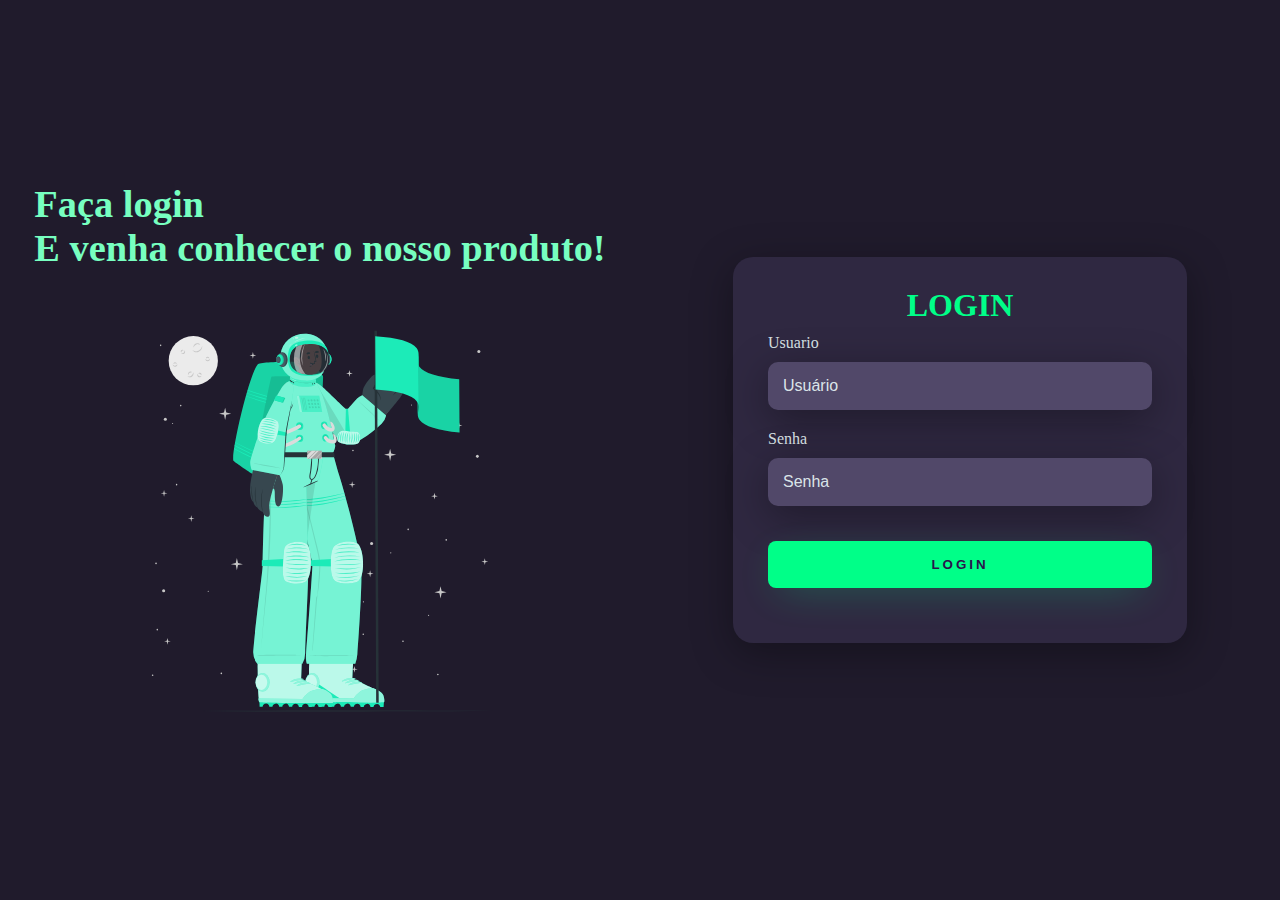
<file: index.html>
<!DOCTYPE html>
<html lang="en">
<head>
    <meta charset="UTF-8">
    <meta http-equiv="X-UA-Compatible" content="IE=edge">
    <meta name="viewport" content="width=device-width, initial-scale=1.0">
    <link rel="stylesheet" href="assets/style.css">
    <title>login</title>
</head>
<body>
    <div class="main-login">
       <div class="left-login">
        <h1>Faça login<br>E venha conhecer o nosso produto!</h1>
        <img src="assets/img/astronaut-suit-animate.svg" alt="astronauta" class="left-login-image">
       </div> 
       <div class="right-login">
        <div class="card-login">
            <h1>LOGIN</h1>
            <div class="textfield">
                <label for="usuario">Usuario</label>
                <input type="text" name="usuario" placeholder="Usuário">
        </div>
        <div class="textfield">
            <label for="senha">Senha</label>
            <input type="password" name="senha" placeholder="Senha">
        </div>
        <button class="btn-login">login</button>
    </div>
</body>
</html>
</file>
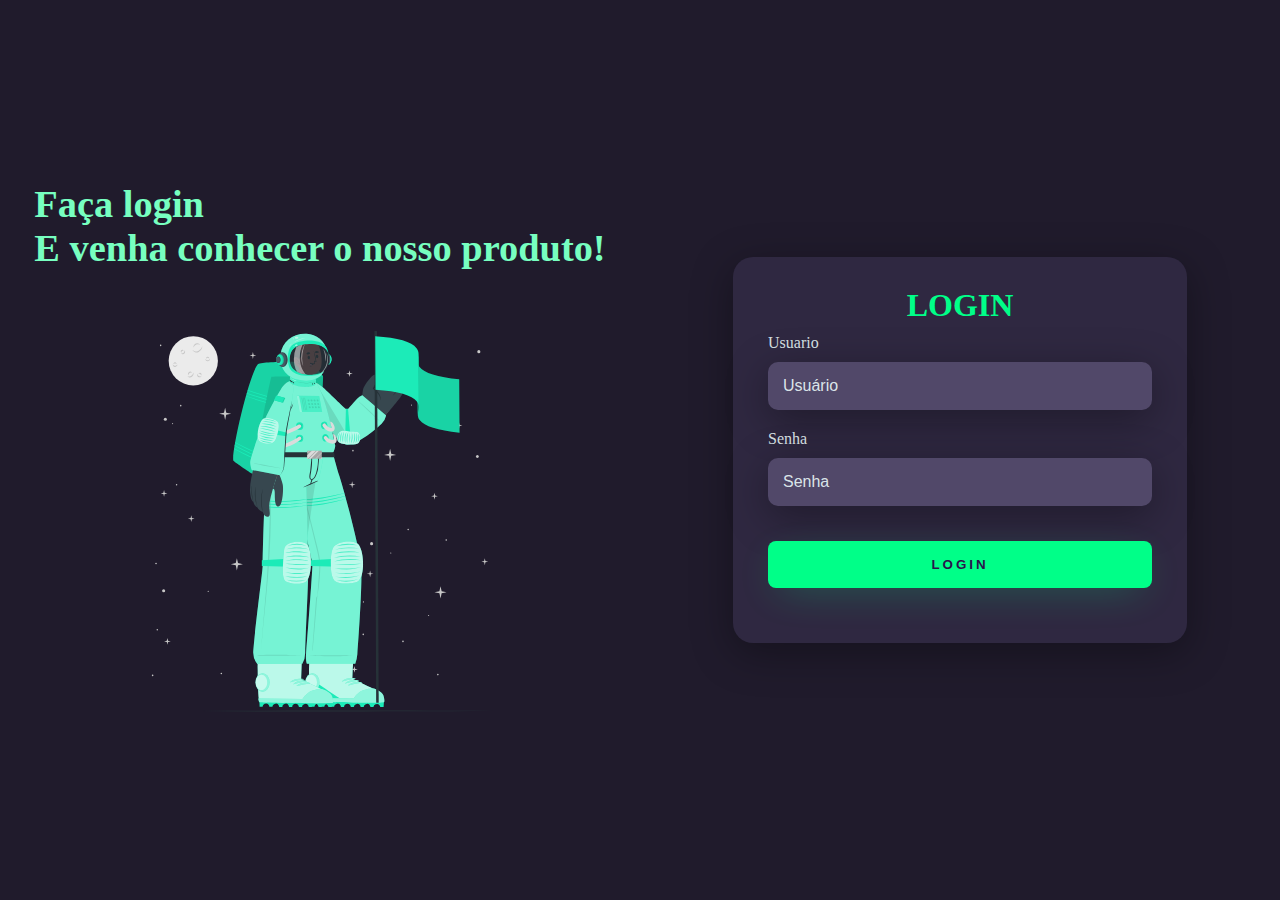
<file: login 1/index.html>
<!DOCTYPE html>
<html lang="en">
<head>
    <meta charset="UTF-8">
    <meta http-equiv="X-UA-Compatible" content="IE=edge">
    <meta name="viewport" content="width=device-width, initial-scale=1.0">
    <link rel="stylesheet" href="style.css">
    <title>login</title>
</head>
<body>
    <div class="main-login">
       <div class="left-login">
        <h1>Faça login<br>E venha conhecer o nosso produto!</h1>
        <img src="img/astronaut-suit-animate.svg" alt="astronauta" class="left-login-image">
       </div> 
       <div class="right-login">
        <div class="card-login">
            <h1>LOGIN</h1>
            <div class="textfield">
                <label for="usuario">Usuario</label>
                <input type="text" name="usuario" placeholder="Usuário">
        </div>
        <div class="textfield">
            <label for="senha">Senha</label>
            <input type="password" name="senha" placeholder="Senha">
        </div>
        <button class="btn-login">login</button>
    </div>
</body>
</html>
</file>
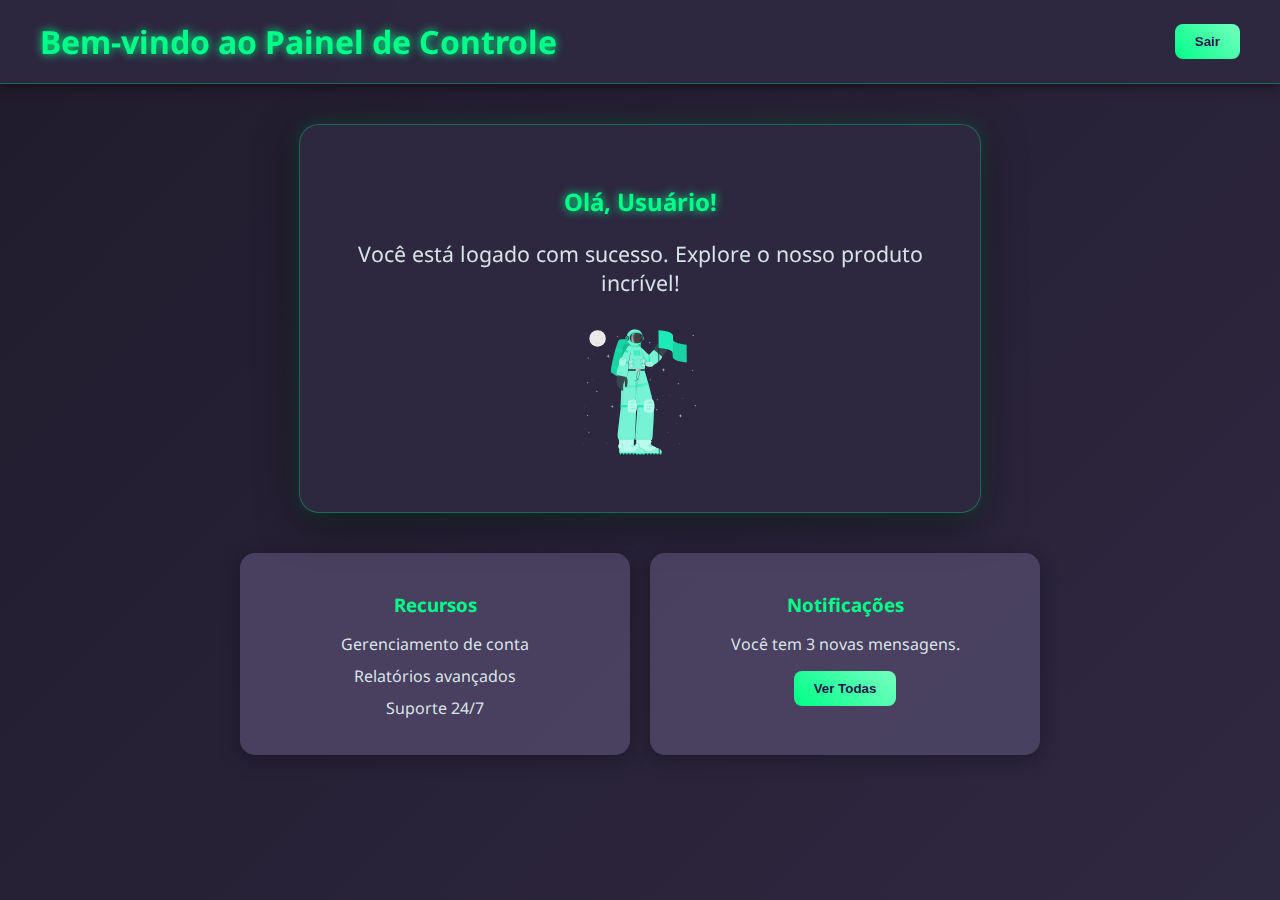
<file: dashboard.html>
<!DOCTYPE html>
<html lang="pt-BR">
<head>
    <meta charset="UTF-8">
    <meta http-equiv="X-UA-Compatible" content="IE=edge">
    <meta name="viewport" content="width=device-width, initial-scale=1.0">
    <link rel="stylesheet" href="assets/dashboard.css">
    <title>Dashboard</title>
</head>
<body>
    <div class="dashboard">
        <header class="dashboard-header">
            <h1>Bem-vindo ao Painel de Controle</h1>
            <button class="logout-btn" id="logout-btn">Sair</button>
        </header>
        <main class="dashboard-main">
            <div class="welcome-card">
                <h2>Olá, <span id="user-name">Usuário</span>!</h2>
                <p>Você está logado com sucesso. Explore o nosso produto incrível!</p>
                <img src="assets/img/astronaut-suit-animate.svg" alt="Astronauta" class="dashboard-image">
            </div>
            <div class="features">
                <div class="feature-card">
                    <h3>Recursos</h3>
                    <ul>
                        <li>Gerenciamento de conta</li>
                        <li>Relatórios avançados</li>
                        <li>Suporte 24/7</li>
                    </ul>
                </div>
                <div class="feature-card">
                    <h3>Notificações</h3>
                    <p>Você tem 3 novas mensagens.</p>
                    <button class="btn-primary">Ver Todas</button>
                </div>
            </div>
        </main>
    </div>
    <script src="assets/dashboard.js"></script>
</body>
</html>
</file>
<file: assets/style.css>
@import url('https://fonts.googleapis.com/css2?family=Noto+Sans:wght@400;700&display=swap');

body{
    margin: 0;
    outline: none;
    box-sizing: border-box;
    font-family: 'Noto Sans', sans-serif'
}

.main-login{
    width: 100vw;
    height: 100vh;
    background: #201b2c;
    display: flex;
    justify-content: center;
    align-items: center;
}

.left-login{
    width: 50vw;
    height: 100vh;
    display: flex;
    justify-content: center;
    align-items: center;
    flex-direction: column;
}

.left-login > h1{
    font-size: 3vw;
    color: #77ffc0
}

.left-login-image{
    width: 35vw;
}




.right-login{
    width: 50vw;
    height: 100vh;
    display: flex;
    justify-content: center;
    align-items: center;
}

.card-login{
    width: 60%;
    display: flex;
    justify-content: center;
    align-items: center;
    flex-direction: column;
    padding: 30px 35px;
    background: #2f2841;
    border-radius: 20px;
    box-shadow: 0px 10px 40px #00000056;
}

.card-login > h1{
    color: #00ff88;
    font-weight: 800;
    margin: 0;
}

.textfield{
    width: 100%;
    display: flex;
    justify-content: center;
    flex-direction: column;
    align-items: flex-start;
    margin: 10px 0px;
}

.textfield > input{
    width: 100%;
    border: none;
    border-radius: 10px;
    padding: 15px;
    background: #514869;
    color: #f0ffffde;
    font-size: 12pt;
    box-shadow: 0px 10px 40px #00000056;
    outline: none;
    box-sizing: border-box;
}

.textfield > label{
    color: #f0ffffde;
    margin-bottom: 10px;
}

.textfield > input::placeholder{
    color: #f0ffffde;
}

.btn-login{
    width: 100%;
    padding: 16px 0px;
    margin: 25px;
    border: none;
    border-radius: 8px;
    outline: none;
    text-transform: uppercase;
    font-weight: 800;
    letter-spacing: 3px;
    color: #2b134b;
    background: #00ff88;
    cursor: pointer;
    box-shadow: 0px 10px 40px -12px #00ff8852;
}

@media only screen and (max-width:950px){
    .card-login{
        width: 85%;
    }
}
@media only screen and (max-width:600px){
    .main-login{
       flex-direction: column;
    }
    .left-login >h1{
        display: none;
    }
    .left-login{
        width: 100%;
        height: auto;
    }
    .rigth-login{
        width: 100%;
        height: auto;
    }
    .image-login{
        width: 50vw;
    }
    .card-login{
        width: 90%;
    }
}
</file>
<file: login 1/style.css>
@import url('https://fonts.googleapis.com/css2?family=Noto+Sans:wght@400;700&display=swap');

body{
    margin: 0;
    outline: none;
    box-sizing: border-box;
    font-family: 'Noto Sans', sans-serif'
}

.main-login{
    width: 100vw;
    height: 100vh;
    background: #201b2c;
    display: flex;
    justify-content: center;
    align-items: center;
}

.left-login{
    width: 50vw;
    height: 100vh;
    display: flex;
    justify-content: center;
    align-items: center;
    flex-direction: column;
}

.left-login > h1{
    font-size: 3vw;
    color: #77ffc0
}

.left-login-image{
    width: 35vw;
}




.right-login{
    width: 50vw;
    height: 100vh;
    display: flex;
    justify-content: center;
    align-items: center;
}

.card-login{
    width: 60%;
    display: flex;
    justify-content: center;
    align-items: center;
    flex-direction: column;
    padding: 30px 35px;
    background: #2f2841;
    border-radius: 20px;
    box-shadow: 0px 10px 40px #00000056;
}

.card-login > h1{
    color: #00ff88;
    font-weight: 800;
    margin: 0;
}

.textfield{
    width: 100%;
    display: flex;
    justify-content: center;
    flex-direction: column;
    align-items: flex-start;
    margin: 10px 0px;
}

.textfield > input{
    width: 100%;
    border: none;
    border-radius: 10px;
    padding: 15px;
    background: #514869;
    color: #f0ffffde;
    font-size: 12pt;
    box-shadow: 0px 10px 40px #00000056;
    outline: none;
    box-sizing: border-box;
}

.textfield > label{
    color: #f0ffffde;
    margin-bottom: 10px;
}

.textfield > input::placeholder{
    color: #f0ffffde;
}

.btn-login{
    width: 100%;
    padding: 16px 0px;
    margin: 25px;
    border: none;
    border-radius: 8px;
    outline: none;
    text-transform: uppercase;
    font-weight: 800;
    letter-spacing: 3px;
    color: #2b134b;
    background: #00ff88;
    cursor: pointer;
    box-shadow: 0px 10px 40px -12px #00ff8852;
}

@media only screen and (max-width:950px){
    .card-login{
        width: 85%;
    }
}
@media only screen and (max-width:600px){
    .main-login{
       flex-direction: column;
    }
    .left-login >h1{
        display: none;
    }
    .left-login{
        width: 100%;
        height: auto;
    }
    .rigth-login{
        width: 100%;
        height: auto;
    }
    .image-login{
        width: 50vw;
    }
    .card-login{
        width: 90%;
    }
}
</file>
<file: assets/dashboard.css>
@import url('https://fonts.googleapis.com/css2?family=Noto+Sans:wght@400;700&display=swap');

body {
    margin: 0;
    padding: 0;
    font-family: 'Noto Sans', sans-serif;
    background: linear-gradient(135deg, #201b2c 0%, #2f2841 100%);
    color: #f0ffffde;
    min-height: 100vh;
    animation: backgroundShift 10s ease-in-out infinite alternate;
}

@keyframes backgroundShift {
    0% { background: linear-gradient(135deg, #201b2c 0%, #2f2841 100%); }
    100% { background: linear-gradient(135deg, #2f2841 0%, #201b2c 100%); }
}

.dashboard {
    display: flex;
    flex-direction: column;
    min-height: 100vh;
}

.dashboard-header {
    display: flex;
    justify-content: space-between;
    align-items: center;
    padding: 20px 40px;
    background: rgba(47, 40, 65, 0.9);
    backdrop-filter: blur(10px);
    border-bottom: 1px solid rgba(0, 255, 136, 0.3);
    box-shadow: 0 2px 10px rgba(0, 0, 0, 0.5);
}

.dashboard-header h1 {
    color: #00ff88;
    text-shadow: 0 0 10px #00ff88;
    margin: 0;
}

.logout-btn {
    padding: 10px 20px;
    background: linear-gradient(45deg, #00ff88, #77ffc0);
    color: #2b134b;
    border: none;
    border-radius: 8px;
    cursor: pointer;
    font-weight: 600;
    transition: all 0.3s ease;
}

.logout-btn:hover {
    background: linear-gradient(45deg, #77ffc0, #00ff88);
    transform: translateY(-2px);
    box-shadow: 0 5px 15px rgba(0, 255, 136, 0.4);
}

.dashboard-main {
    flex: 1;
    padding: 40px;
    display: flex;
    flex-direction: column;
    align-items: center;
}

.welcome-card {
    background: rgba(47, 40, 65, 0.9);
    backdrop-filter: blur(15px);
    border-radius: 20px;
    padding: 40px;
    text-align: center;
    box-shadow: 0 10px 40px rgba(0, 0, 0, 0.5), 0 0 20px rgba(0, 255, 136, 0.2);
    border: 1px solid rgba(0, 255, 136, 0.3);
    margin-bottom: 40px;
    animation: cardFadeIn 1s ease-out;
    max-width: 600px;
    width: 100%;
}

@keyframes cardFadeIn {
    from { opacity: 0; transform: scale(0.9); }
    to { opacity: 1; transform: scale(1); }
}

.welcome-card h2 {
    color: #00ff88;
    margin-bottom: 10px;
    text-shadow: 0 0 10px #00ff88;
}

.welcome-card p {
    font-size: 16pt;
    margin-bottom: 20px;
}

.dashboard-image {
    width: 150px;
    animation: float 3s ease-in-out infinite;
}

@keyframes float {
    0%, 100% { transform: translateY(0px); }
    50% { transform: translateY(-10px); }
}

.features {
    display: flex;
    gap: 20px;
    width: 100%;
    max-width: 800px;
    flex-wrap: wrap;
    justify-content: center;
}

.feature-card {
    background: rgba(81, 72, 105, 0.8);
    border-radius: 15px;
    padding: 20px;
    box-shadow: 0 5px 20px rgba(0, 0, 0, 0.3);
    flex: 1;
    min-width: 250px;
    text-align: center;
    transition: transform 0.3s ease;
}

.feature-card:hover {
    transform: translateY(-5px);
}

.feature-card h3 {
    color: #00ff88;
    margin-bottom: 15px;
}

.feature-card ul {
    list-style: none;
    padding: 0;
}

.feature-card li {
    margin: 10px 0;
    color: #f0ffffde;
}

.btn-primary {
    padding: 10px 20px;
    background: linear-gradient(45deg, #00ff88, #77ffc0);
    color: #2b134b;
    border: none;
    border-radius: 8px;
    cursor: pointer;
    font-weight: 600;
    transition: all 0.3s ease;
}

.btn-primary:hover {
    background: linear-gradient(45deg, #77ffc0, #00ff88);
    transform: translateY(-2px);
}

@media (max-width: 768px) {
    .dashboard-header {
        padding: 20px;
        flex-direction: column;
        gap: 10px;
    }
    .dashboard-main {
        padding: 20px;
    }
    .welcome-card {
        padding: 20px;
    }
    .features {
        flex-direction: column;
    }
}
</file>
